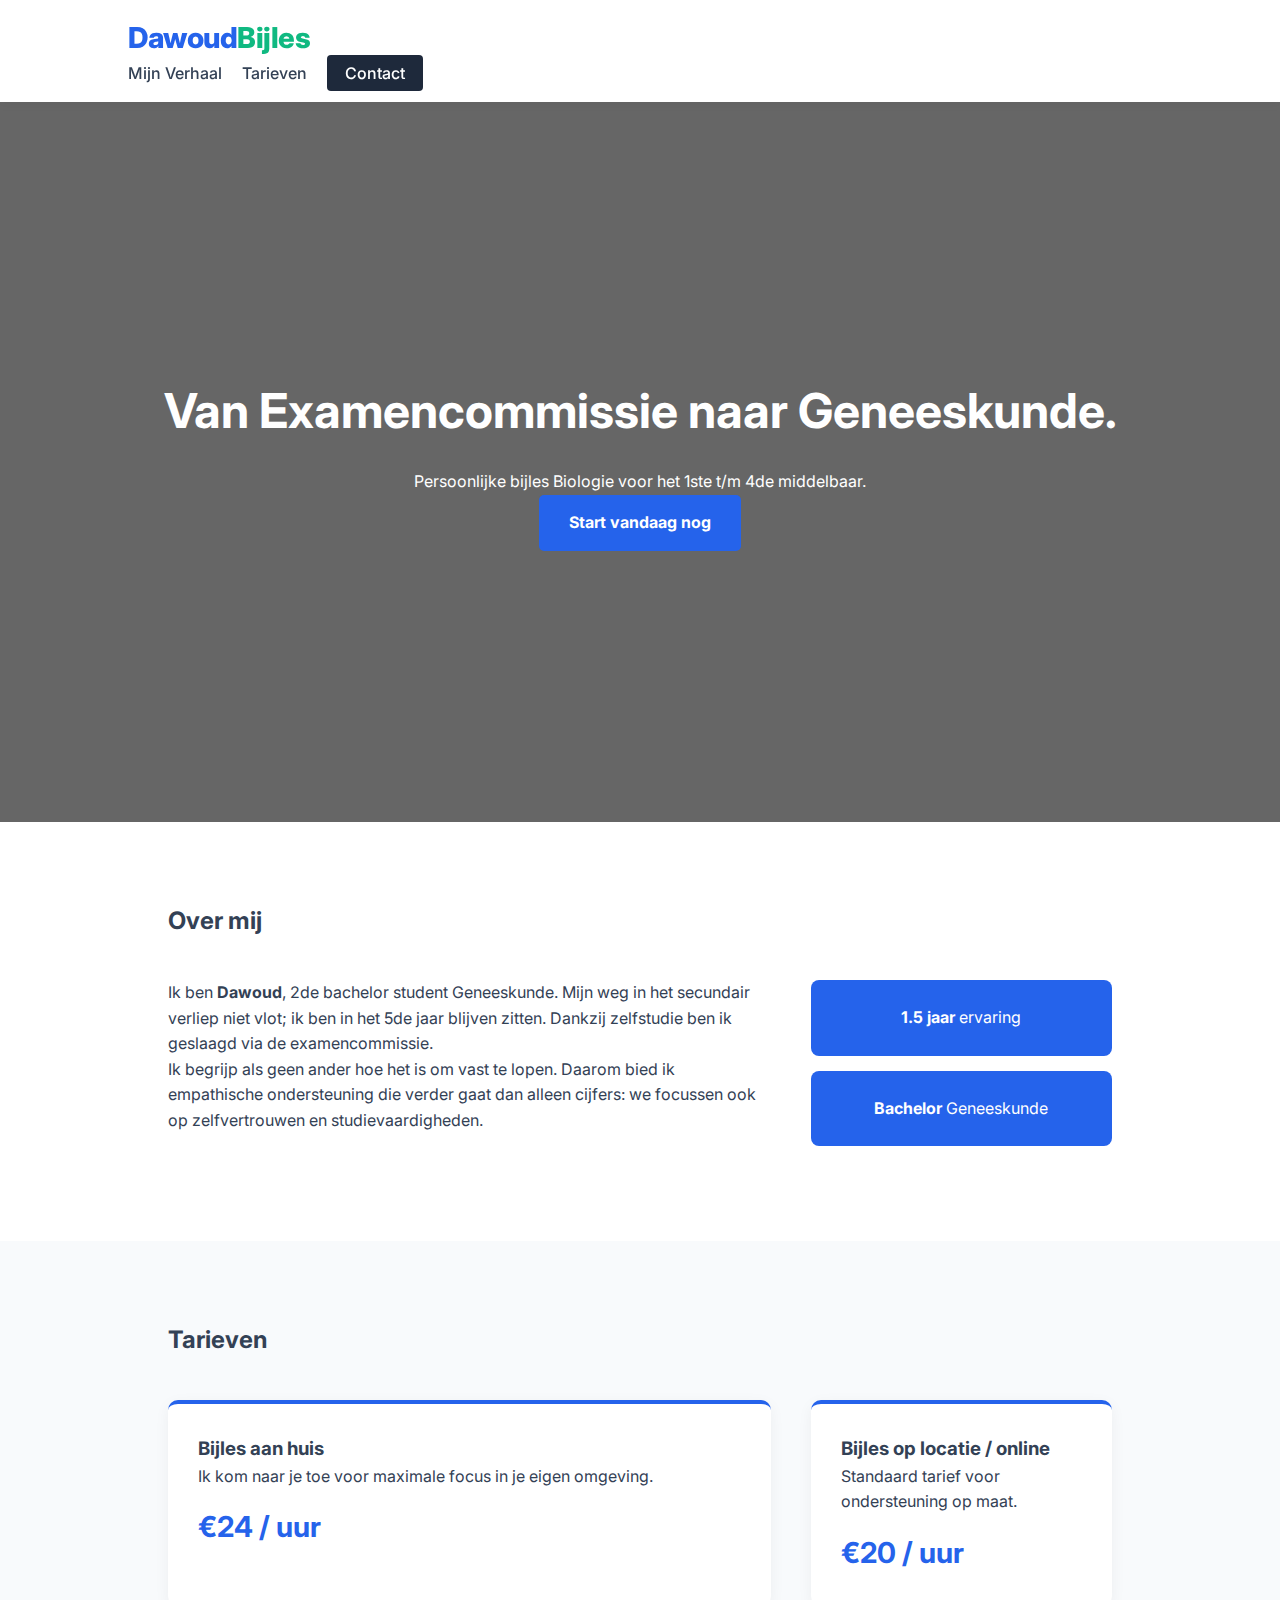
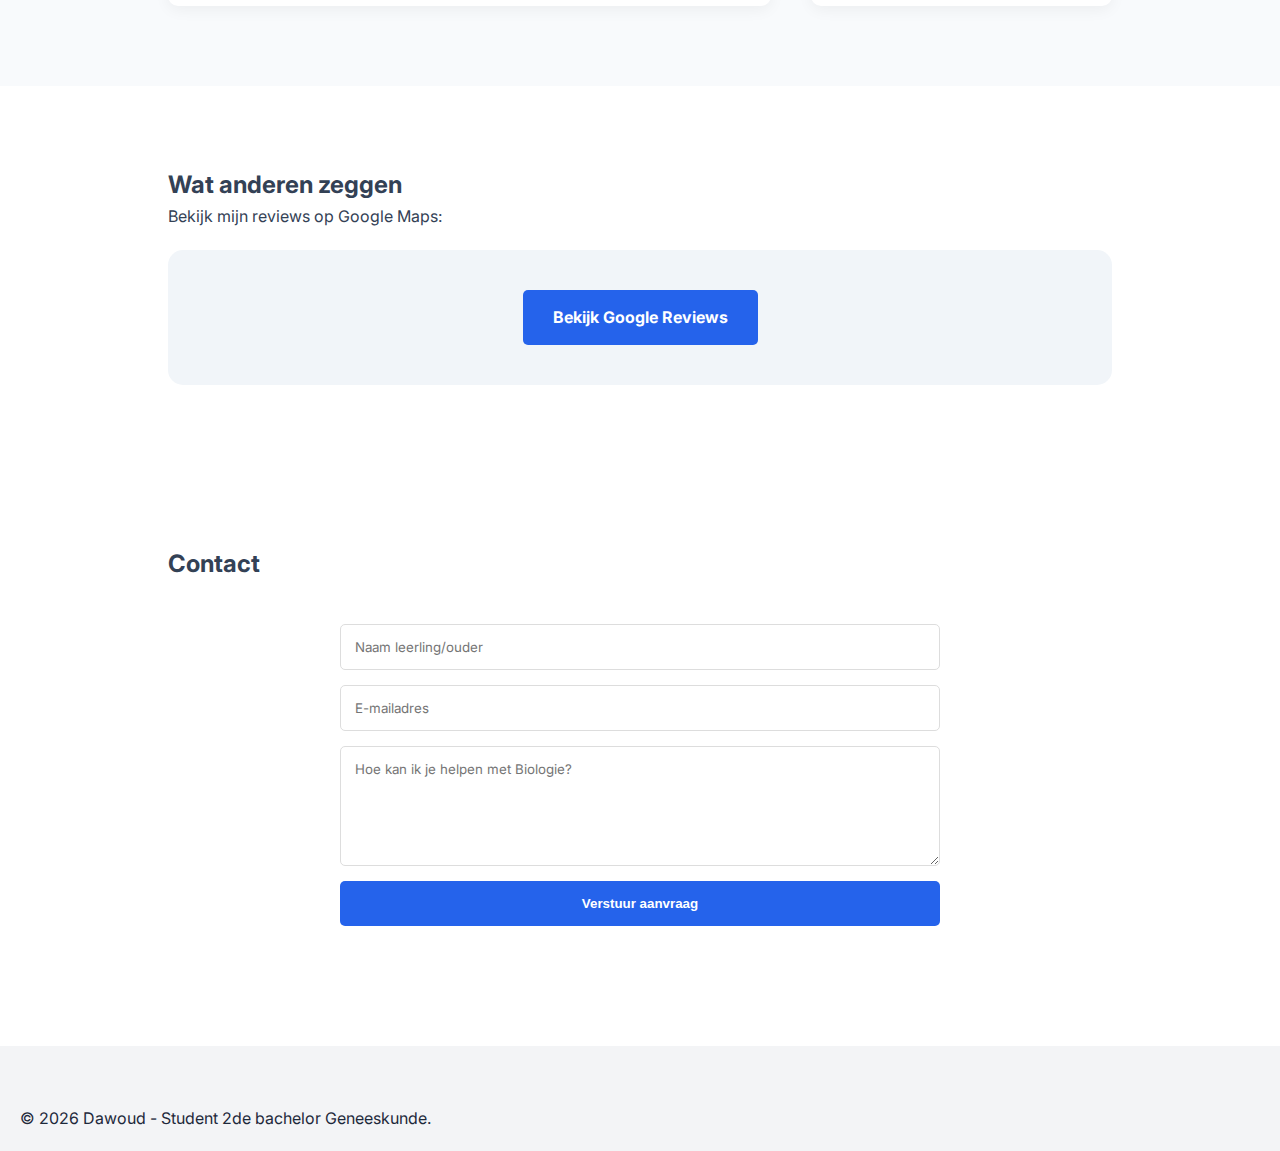
<file: Index.html>
<!DOCTYPE html>
<html lang="nl">
<head>
    <meta charset="UTF-8">
    <meta name="viewport" content="width=device-width, initial-scale=1.0">
    <title>Bijles door Dawoud | Geneeskunde Student</title>
    <link rel="stylesheet" href="style.css">
    <link href="https://fonts.googleapis.com/css2?family=Inter:wght@300;400;700&display=swap" rel="stylesheet">
</head>
<body>

    <header>
        <nav>
            <div class="logo">Dawoud<span>Bijles</span></div>
            <ul>
                <li><a href="#over">Mijn Verhaal</a></li>
                <li><a href="#tarieven">Tarieven</a></li>
                <li><a href="#contact" class="btn-small">Contact</a></li>
            </ul>
        </nav>
    </header>

    <section class="hero">
        <div class="hero-content">
            <h1>Van Examencommissie naar Geneeskunde.</h1>
            <p>Persoonlijke bijles Biologie voor het 1ste t/m 4de middelbaar.</p>
            <a href="#contact" class="btn-main">Start vandaag nog</a>
        </div>
    </section>

    <section id="over" class="container">
        <h2>Over mij</h2>
        <div class="grid">
            <div class="text">
                <p>Ik ben <strong>Dawoud</strong>, 2de bachelor student Geneeskunde. Mijn weg in het secundair verliep niet vlot; ik ben in het 5de jaar blijven zitten. Dankzij zelfstudie ben ik geslaagd via de examencommissie.</p>
                <p>Ik begrijp als geen ander hoe het is om vast te lopen. Daarom bied ik empathische ondersteuning die verder gaat dan alleen cijfers: we focussen ook op zelfvertrouwen en studievaardigheden.</p>
            </div>
            <div class="stats">
                <div class="stat-card"><strong>1.5 jaar</strong> ervaring</div>
                <div class="stat-card"><strong>Bachelor</strong> Geneeskunde</div>
            </div>
        </div>
    </section>

    <section id="tarieven" class="bg-light">
        <div class="container">
            <h2>Tarieven</h2>
            <div class="grid">
                <div class="card">
                    <h3>Bijles aan huis</h3>
                    <p>Ik kom naar je toe voor maximale focus in je eigen omgeving.</p>
                    <p class="price">€24 / uur</p>
                </div>
                <div class="card">
                    <h3>Bijles op locatie / online</h3>
                    <p>Standaard tarief voor ondersteuning op maat.</p>
                    <p class="price">€20 / uur</p>
                </div>
            </div>
        </div>
    </section>

    <section id="reviews" class="container">
        <h2>Wat anderen zeggen</h2>
        <p>Bekijk mijn reviews op Google Maps:</p>
        <div class="maps-placeholder">
            <a href="LINK_NAAR_JOUW_MAPS_PAGINA" target="_blank" class="btn-main">Bekijk Google Reviews</a>
        </div>
    </section>

    <section id="contact" class="container">
        <h2>Contact</h2>
        <form action="https://formspree.io/f/student2studenthalle@gmail.com" method="POST">
            <input type="text" name="naam" placeholder="Naam leerling/ouder" required>
            <input type="email" name="email" placeholder="E-mailadres" required>
            <textarea name="bericht" placeholder="Hoe kan ik je helpen met Biologie?"></textarea>
            <button type="submit" class="btn-main">Verstuur aanvraag</button>
        </form>
    </section>

    <footer>
        <p>&copy; 2026 Dawoud - Student 2de bachelor Geneeskunde.</p>
    </footer>

</body>
</html>
</file>
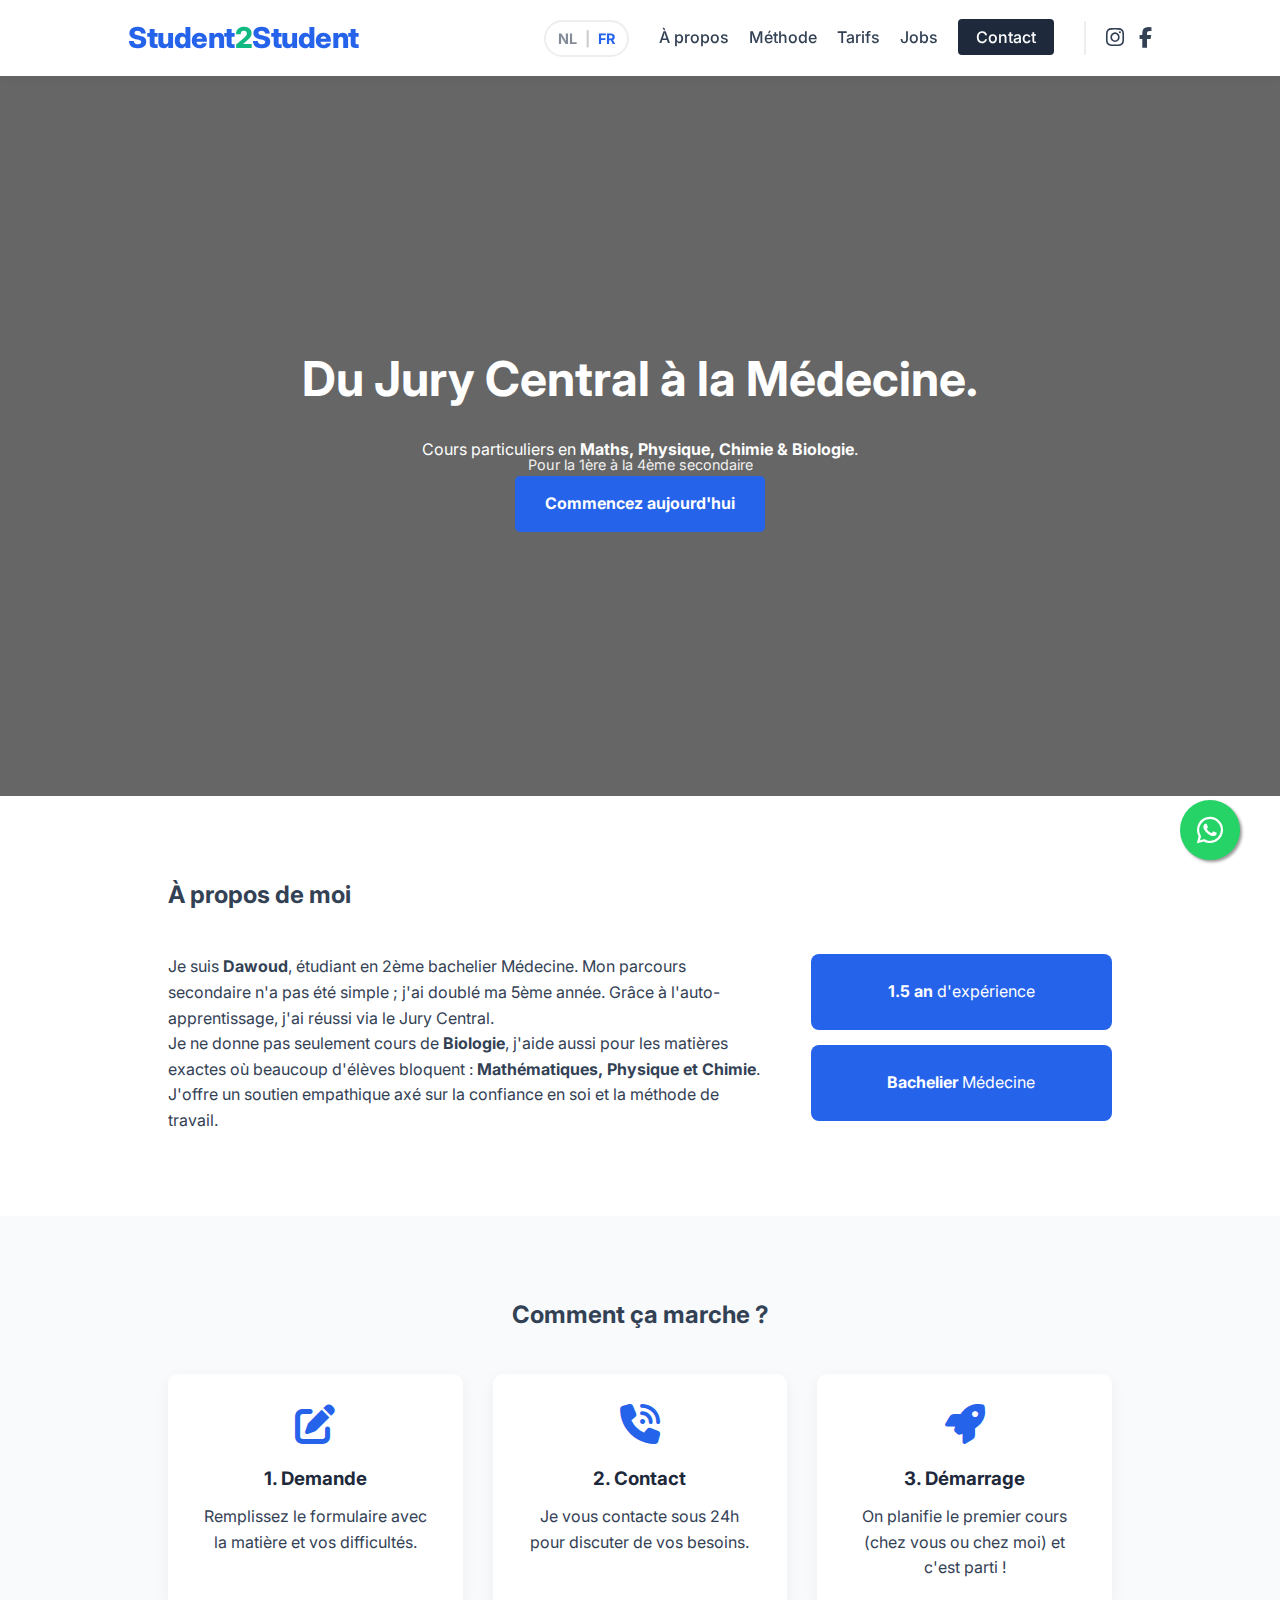
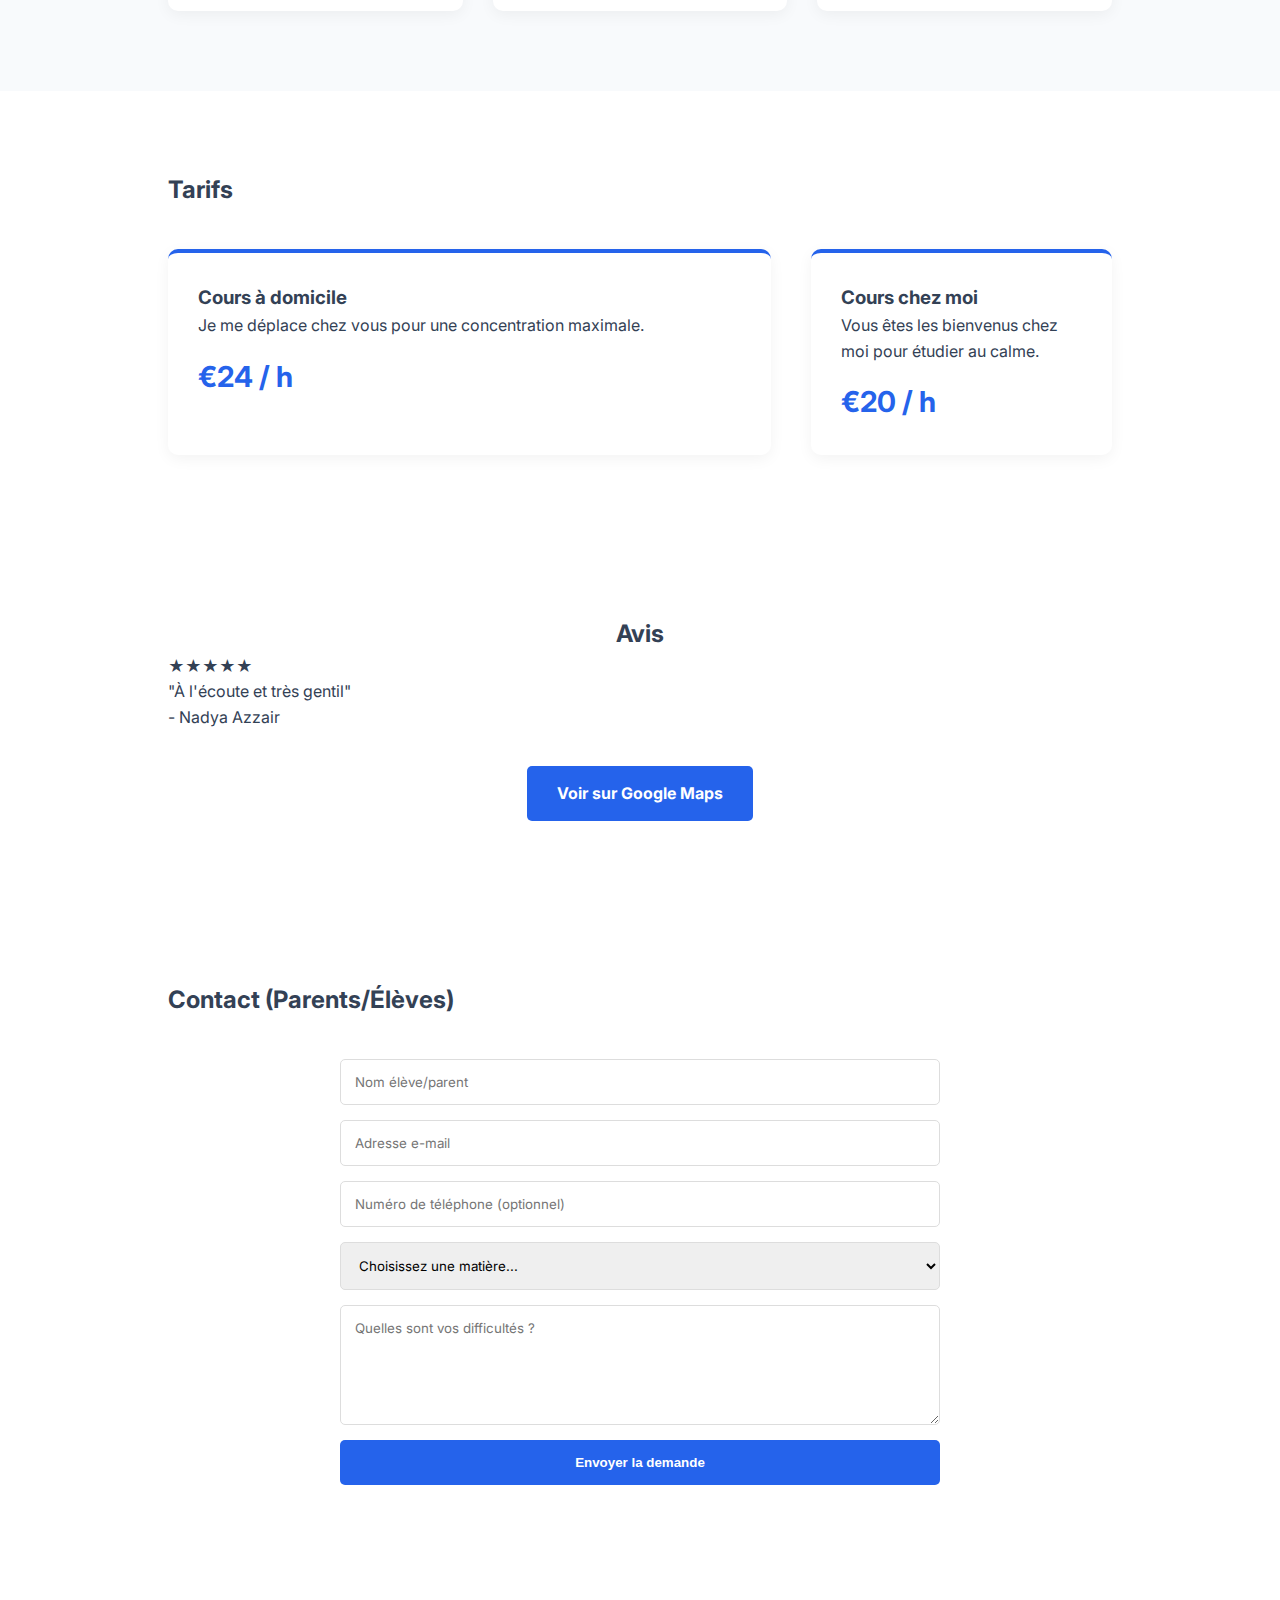
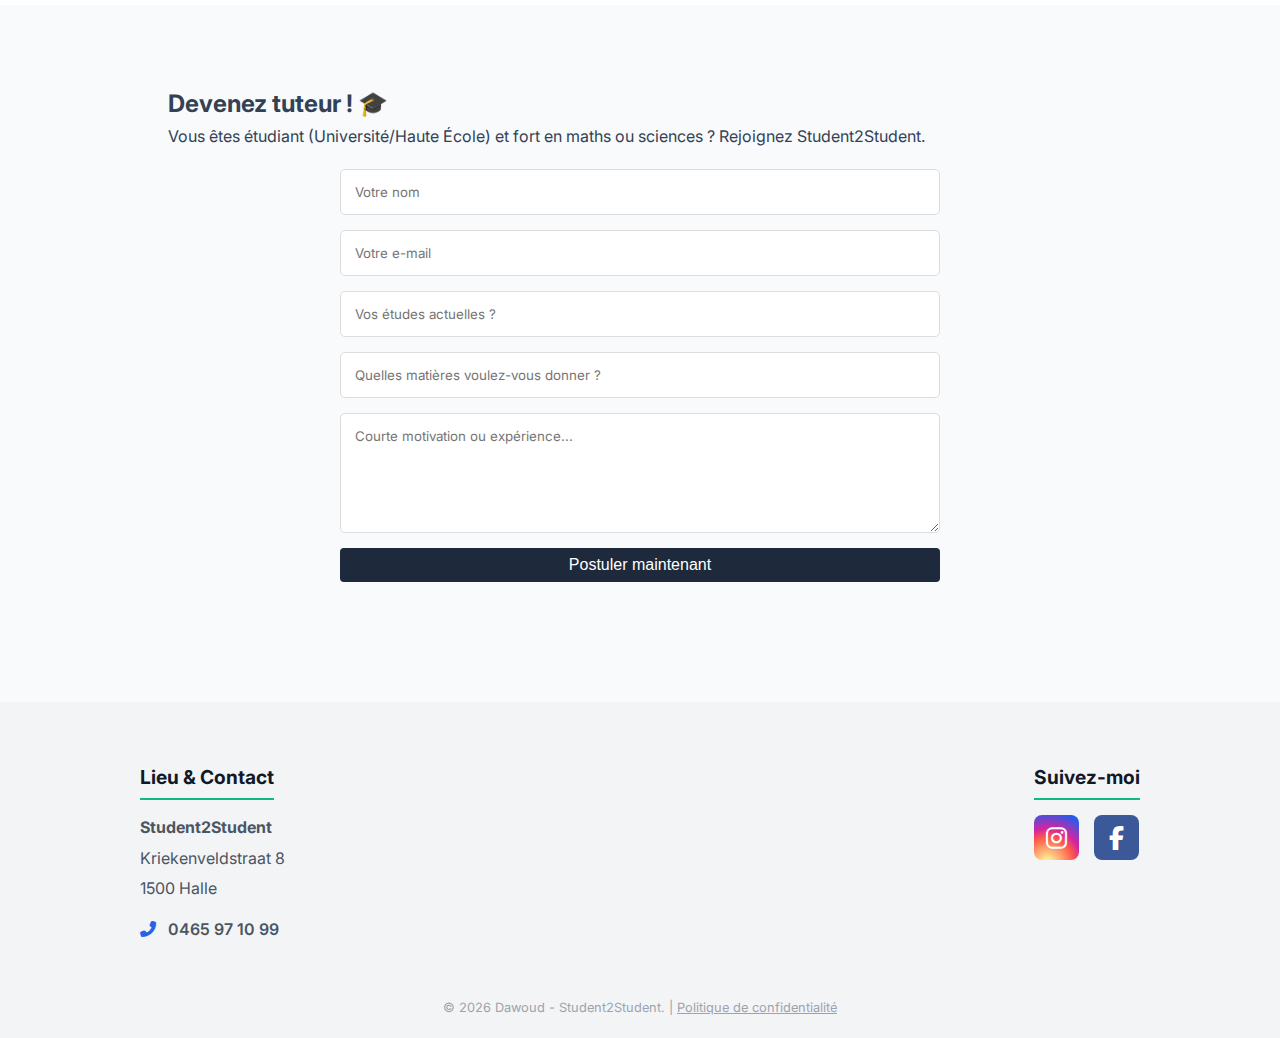
<file: fr.html>
<!DOCTYPE html>
<html lang="fr">
<head>
    <script async src="https://www.googletagmanager.com/gtag/js?id=G-TE6LKS09ZY"></script>
    <script>
      window.dataLayer = window.dataLayer || [];
      function gtag(){dataLayer.push(arguments);}
      gtag('js', new Date());

      gtag('config', 'G-TE6LKS09ZY');
    </script>

    <meta property="og:title" content="Cours Particuliers Sciences & Maths | Student2Student">
    <meta property="og:description" content="Difficultés en maths ou sciences ? Cours particuliers à Halle par étudiant en Médecine.">
    <meta property="og:image" content="https://student2studenthalle.github.io/Student2Student/favicon.png">
    <meta property="og:url" content="https://student2studenthalle.github.io/Student2Student/fr.html">
    <meta property="og:type" content="website">

    <meta charset="UTF-8">
    <meta name="viewport" content="width=device-width, initial-scale=1.0">
    <title>Cours Particuliers Sciences & Maths | Student2Student</title>
    <link rel="stylesheet" href="style.css">
    <link rel="icon" type="image/png" href="favicon.png">
    <meta name="description" content="Cours particuliers à Halle pour Maths, Physique, Chimie & Biologie. Donné par Dawoud, étudiant en Médecine.">
    <meta name="keywords" content="Cours particuliers Halle, Maths Halle, Physique, Chimie, Student2Student, Soutien scolaire Halle">
    <meta name="author" content="Dawoud - Student2Student">
    <link href="https://fonts.googleapis.com/css2?family=Inter:wght@300;400;700;800&display=swap" rel="stylesheet">
    <link rel="stylesheet" href="https://cdnjs.cloudflare.com/ajax/libs/font-awesome/6.4.0/css/all.min.css">
    
    <style>
        .steps-grid { display: grid; grid-template-columns: repeat(auto-fit, minmax(250px, 1fr)); gap: 30px; text-align: center; margin-top: 40px; }
        .step-card { background: white; padding: 30px; border-radius: 10px; box-shadow: 0 4px 15px rgba(0,0,0,0.05); }
        .step-card i { font-size: 2.5rem; color: #2563eb; margin-bottom: 20px; }
        .step-card h3 { margin-bottom: 10px; color: #1e293b; }
    </style>
</head>
<body>

    <header>
        <div class="logo">Student<span>2</span>Student</div>
        <div class="header-right">
            <div class="lang-switch">
                <a href="index.html">NL</a>
                <span>|</span>
                <a href="fr.html" class="active">FR</a>
            </div>
            <nav>
                <ul>
                    <li><a href="#over">À propos</a></li>
                    <li><a href="#werkwijze">Méthode</a></li>
                    <li><a href="#tarieven">Tarifs</a></li>
                    <li><a href="#vacatures">Jobs</a></li>
                    <li><a href="#contact" class="btn-small">Contact</a></li>
                </ul>
            </nav>
            <div class="header-socials">
                <a href="https://www.instagram.com/student2studenthalle/" target="_blank" aria-label="Instagram"><i class="fab fa-instagram"></i></a>
                <a href="https://www.facebook.com/profile.php?id=61565054590046" target="_blank" aria-label="Facebook"><i class="fab fa-facebook-f"></i></a>
            </div>
        </div>
    </header>

    <section class="hero">
        <div class="hero-content">
            <h1>Du Jury Central à la Médecine.</h1>
            <p>Cours particuliers en <strong>Maths, Physique, Chimie & Biologie</strong>.</p>
            <p style="font-size: 0.9rem; margin-top: -10px; opacity: 0.9;">Pour la 1ère à la 4ème secondaire</p>
            <a href="#contact" class="btn-main">Commencez aujourd'hui</a>
        </div>
    </section>

    <section id="over" class="container">
        <h2>À propos de moi</h2>
        <div class="grid">
            <div class="text">
                <p>Je suis <strong>Dawoud</strong>, étudiant en 2ème bachelier Médecine. Mon parcours secondaire n'a pas été simple ; j'ai doublé ma 5ème année. Grâce à l'auto-apprentissage, j'ai réussi via le Jury Central.</p>
                <p>Je ne donne pas seulement cours de <strong>Biologie</strong>, j'aide aussi pour les matières exactes où beaucoup d'élèves bloquent : <strong>Mathématiques, Physique et Chimie</strong>. J'offre un soutien empathique axé sur la confiance en soi et la méthode de travail.</p>
            </div>
            <div class="stats">
                <div class="stat-card"><strong>1.5 an</strong> d'expérience</div>
                <div class="stat-card"><strong>Bachelier</strong> Médecine</div>
            </div>
        </div>
    </section>

    <section id="werkwijze" class="bg-light">
        <div class="container">
            <h2 style="text-align: center;">Comment ça marche ?</h2>
            <div class="steps-grid">
                <div class="step-card">
                    <i class="fas fa-pen-to-square"></i>
                    <h3>1. Demande</h3>
                    <p>Remplissez le formulaire avec la matière et vos difficultés.</p>
                </div>
                <div class="step-card">
                    <i class="fas fa-phone-volume"></i>
                    <h3>2. Contact</h3>
                    <p>Je vous contacte sous 24h pour discuter de vos besoins.</p>
                </div>
                <div class="step-card">
                    <i class="fas fa-rocket"></i>
                    <h3>3. Démarrage</h3>
                    <p>On planifie le premier cours (chez vous ou chez moi) et c'est parti !</p>
                </div>
            </div>
        </div>
    </section>

    <section id="tarieven" class="container">
        <h2>Tarifs</h2>
        <div class="grid">
            <div class="card">
                <h3>Cours à domicile</h3>
                <p>Je me déplace chez vous pour une concentration maximale.</p>
                <p class="price">€24 / h</p>
            </div>
            <div class="card">
                <h3>Cours chez moi</h3>
                <p>Vous êtes les bienvenus chez moi pour étudier au calme.</p>
                <p class="price">€20 / h</p>
            </div>
        </div>
    </section>

    <section id="reviews" class="container">
        <h2 style="text-align: center;">Avis</h2>
        <div class="reviews-grid">
            
            <div class="review-card">
                <div class="stars">★★★★★</div>
                <p class="review-text">"À l'écoute et très gentil"</p>
                <p class="review-author">- Nadya Azzair</p>
            </div>

            </div>
        
        <div style="text-align: center; margin-top: 35px;">
            <a href="https://www.google.com/search?q=Student2Student+Halle" target="_blank" class="btn-main">Voir sur Google Maps</a>
        </div>
    </section>

    <section id="contact" class="container">
        <h2>Contact (Parents/Élèves)</h2>
        <form action="https://formspree.io/f/mvzabzqg" method="POST">
            <input type="hidden" name="_subject" value="Nouvelle Demande de Cours (Client)">
            <input type="text" name="naam" placeholder="Nom élève/parent" required>
            <input type="email" name="email" placeholder="Adresse e-mail" required>
            <input type="tel" name="telefoon" placeholder="Numéro de téléphone (optionnel)">
            <select name="vak">
                <option value="" disabled selected>Choisissez une matière...</option>
                <option value="Mathématiques">Mathématiques</option>
                <option value="Physique">Physique</option>
                <option value="Chimie">Chimie</option>
                <option value="Biologie">Biologie</option>
                <option value="Autre">Autre / Combinaison</option>
            </select>
            <textarea name="message" placeholder="Quelles sont vos difficultés ?"></textarea>
            <button type="submit" class="btn-main">Envoyer la demande</button>
        </form>
    </section>

    <section id="vacatures" class="bg-light">
        <div class="container">
            <h2>Devenez tuteur ! 🎓</h2>
            <p>Vous êtes étudiant (Université/Haute École) et fort en maths ou sciences ? Rejoignez Student2Student.</p>
            <form action="https://formspree.io/f/mvzabzqg" method="POST" style="margin-top: 20px;">
                <input type="hidden" name="_subject" value="Nouvelle Candidature (Tuteur)">
                <input type="text" name="naam_sollicitant" placeholder="Votre nom" required>
                <input type="email" name="email_sollicitant" placeholder="Votre e-mail" required>
                <input type="text" name="studierichting" placeholder="Vos études actuelles ?" required>
                <input type="text" name="vakken_geven" placeholder="Quelles matières voulez-vous donner ?" required>
                <textarea name="motivatie" placeholder="Courte motivation ou expérience..."></textarea>
                <button type="submit" class="btn-small" style="background-color: #1e293b; border: none; font-size: 1rem; cursor: pointer;">Postuler maintenant</button>
            </form>
        </div>
    </section>

    <footer>
        <div class="footer-container">
            <div class="footer-section">
                <h3>Lieu & Contact</h3>
                <p><strong>Student2Student</strong></p>
                <p><a href="https://www.google.com/maps/place/Student2student/@50.721394,4.2038978,96m/data=!3m1!1e3!4m6!3m5!1s0x47c3c9c3bff172b7:0xa3e403baeafc8614!8m2!3d50.7216977!4d4.2040408!16s%2Fg%2F11w8py5zyr?entry=ttu&g_ep=EgoyMDI2MDEyMS4wIKXMDSoASAFQAw%3D%3D" target="_blank" style="color: inherit; text-decoration: none;">Kriekenveldstraat 8</a></p>
                <p>1500 Halle</p>
                <p style="margin-top: 15px;">
                    <a href="tel:+32465971099" style="color: inherit; text-decoration: none; font-weight: 600;">
                        <i class="fas fa-phone-alt" style="margin-right: 8px; color: #2563eb;"></i>
                        0465 97 10 99
                    </a>
                </p>
            </div>
            <div class="footer-section">
                <h3>Suivez-moi</h3>
                <div class="social-icons">
                    <a href="https://www.instagram.com/student2studenthalle/" target="_blank" class="icon instagram"><i class="fab fa-instagram"></i></a>
                    <a href="https://www.facebook.com/profile.php?id=61565054590046" target="_blank" class="icon facebook"><i class="fab fa-facebook-f"></i></a>
                </div>
            </div>
        </div>
        <div class="copyright">
            <p>© 2026 Dawoud - Student2Student. | <a href="privacy.html" style="color: inherit;">Politique de confidentialité</a></p>
        </div>
    </footer>

    <a href="https://wa.me/32465971099" class="whatsapp-float" target="_blank">
        <i class="fab fa-whatsapp"></i>
    </a>

</body>
</html>
</file>
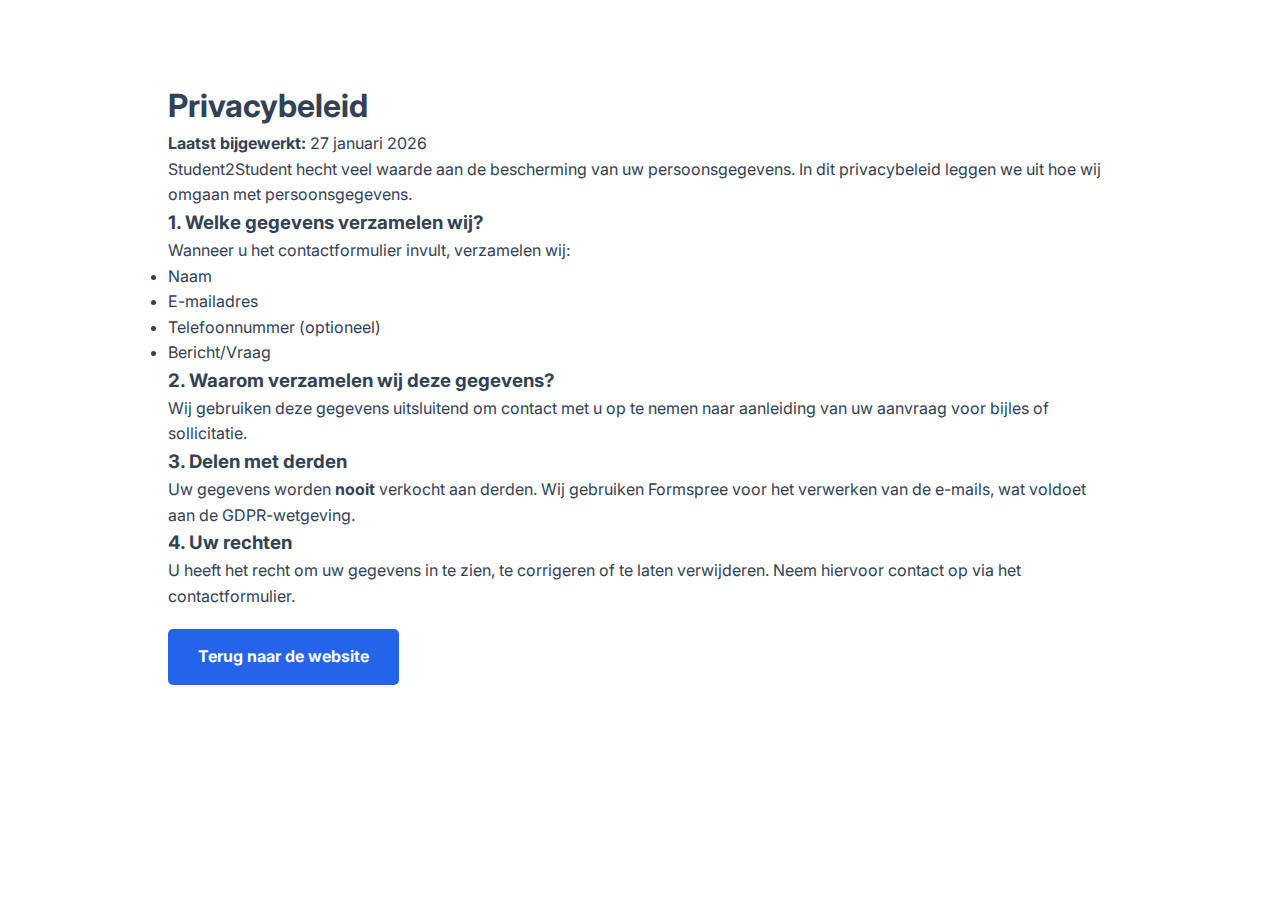
<file: privacy.html>
<!DOCTYPE html>
<html lang="nl">
<head>
    <meta charset="UTF-8">
    <meta name="viewport" content="width=device-width, initial-scale=1.0">
    <title>Privacybeleid | Student2Student</title>
    <link rel="stylesheet" href="style.css">
    <link rel="icon" type="image/png" href="favicon.png">
    <link href="https://fonts.googleapis.com/css2?family=Inter:wght@300;400;700&display=swap" rel="stylesheet">
</head>
<body>
    <div class="container">
        <h1>Privacybeleid</h1>
        <p><strong>Laatst bijgewerkt:</strong> 27 januari 2026</p>
        
        <p>Student2Student hecht veel waarde aan de bescherming van uw persoonsgegevens. In dit privacybeleid leggen we uit hoe wij omgaan met persoonsgegevens.</p>

        <h3>1. Welke gegevens verzamelen wij?</h3>
        <p>Wanneer u het contactformulier invult, verzamelen wij:</p>
        <ul>
            <li>Naam</li>
            <li>E-mailadres</li>
            <li>Telefoonnummer (optioneel)</li>
            <li>Bericht/Vraag</li>
        </ul>

        <h3>2. Waarom verzamelen wij deze gegevens?</h3>
        <p>Wij gebruiken deze gegevens uitsluitend om contact met u op te nemen naar aanleiding van uw aanvraag voor bijles of sollicitatie.</p>

        <h3>3. Delen met derden</h3>
        <p>Uw gegevens worden <strong>nooit</strong> verkocht aan derden. Wij gebruiken Formspree voor het verwerken van de e-mails, wat voldoet aan de GDPR-wetgeving.</p>

        <h3>4. Uw rechten</h3>
        <p>U heeft het recht om uw gegevens in te zien, te corrigeren of te laten verwijderen. Neem hiervoor contact op via het contactformulier.</p>

        <a href="index.html" class="btn-main" style="margin-top: 20px;">Terug naar de website</a>
    </div>
</body>
</html>
</file>
<file: style.css>
:root {
    --primary: #2563eb;    /* Blauw */
    --secondary: #10b981;  /* Groen */
    --dark: #1e293b;
    --light: #f8fafc;
    --text: #334155;
    --white: #ffffff;
}

* { margin: 0; padding: 0; box-sizing: border-box; }

body { 
    font-family: 'Inter', sans-serif; 
    color: var(--text); 
    line-height: 1.6; 
    scroll-behavior: smooth; 
}

.container { padding: 80px 10%; max-width: 1200px; margin: auto; }
.bg-light { background: var(--light); }

/* --- HEADER --- */
header { 
    padding: 15px 10%; 
    display: flex; 
    justify-content: space-between; 
    align-items: center; 
    position: sticky; 
    top: 0; 
    background: white; 
    z-index: 1000; 
    box-shadow: 0 2px 10px rgba(0,0,0,0.05); 
}

.logo { 
    font-size: 1.8rem; 
    font-weight: 800; 
    color: var(--primary); 
    letter-spacing: -0.5px;
}
.logo span { color: var(--secondary); }

.header-right {
    display: flex;
    align-items: center;
    gap: 30px;
}

/* Taal Wisselaar */
.lang-switch {
    display: flex;
    align-items: center;
    gap: 8px;
    font-weight: 700;
    font-size: 0.9rem;
    border: 2px solid #eee;
    padding: 5px 12px;
    border-radius: 20px;
}

.lang-switch a {
    text-decoration: none;
    color: var(--text);
    opacity: 0.6;
    transition: 0.3s;
}
.lang-switch a:hover { opacity: 1; color: var(--primary); }
.lang-switch a.active { opacity: 1; color: var(--primary); }
.lang-switch span { color: #ccc; }

nav ul { display: flex; list-style: none; gap: 20px; align-items: center; }
nav a { text-decoration: none; color: var(--text); font-weight: 500; }
nav a:hover { color: var(--primary); }

.header-socials {
    display: flex;
    gap: 15px;
    padding-left: 20px;
    border-left: 2px solid #eee;
}
.header-socials a {
    color: var(--text);
    font-size: 1.3rem;
    transition: color 0.3s, transform 0.2s;
}
.header-socials a:hover { color: var(--primary); transform: translateY(-2px); }

/* --- HERO --- */
.hero { 
    height: 80vh; 
    display: flex; 
    align-items: center; 
    justify-content: center; 
    text-align: center; 
    background: linear-gradient(rgba(0,0,0,0.6), rgba(0,0,0,0.6)), 
                url('https://images.unsplash.com/photo-1522202176988-66273c2fd55f?q=80&w=1471&auto=format&fit=crop') center/cover; 
    color: white; 
    padding: 0 20px;
}
.hero h1 { font-size: 3rem; margin-bottom: 20px; }

/* --- KNOPPEN --- */
.btn-main { 
    background: var(--primary); 
    color: white; 
    padding: 15px 30px; 
    text-decoration: none; 
    border-radius: 5px; 
    font-weight: bold; 
    display: inline-block; 
    border: none;
    cursor: pointer;
}

.btn-small { 
    background: var(--dark); 
    color: white; 
    padding: 8px 18px; 
    border-radius: 4px; 
    text-decoration: none; 
}

/* --- WHATSAPP KNOP (NIEUW) --- */
.whatsapp-float {
    position: fixed;
    width: 60px;
    height: 60px;
    bottom: 40px;
    right: 40px;
    background-color: #25d366;
    color: #FFF;
    border-radius: 50px;
    text-align: center;
    font-size: 30px;
    box-shadow: 2px 2px 3px #999;
    z-index: 100;
    display: flex;
    align-items: center;
    justify-content: center;
    transition: transform 0.3s;
    text-decoration: none;
}

.whatsapp-float:hover {
    background-color: #20ba5a;
    transform: scale(1.1);
}

/* --- GRID & CARDS --- */
.grid { display: grid; gap: 40px; margin-top: 40px; grid-template-columns: 2fr 1fr; }
.card { 
    background: white; 
    padding: 30px; 
    border-radius: 10px; 
    box-shadow: 0 4px 15px rgba(0,0,0,0.05); 
    border-top: 4px solid var(--primary);
}
.stat-card { 
    background: var(--primary); 
    color: white; 
    padding: 25px; 
    margin-bottom: 15px; 
    border-radius: 8px; 
    text-align: center; 
}

.price { 
    font-size: 1.8rem; 
    font-weight: bold; 
    color: var(--primary); 
    margin-top: 15px; 
    display: block;
}
.maps-placeholder { 
    text-align: center; 
    padding: 40px; 
    background: #f1f5f9; 
    border-radius: 15px; 
    margin-top: 20px; 
}

/* --- FORMULIER --- */
form { display: flex; flex-direction: column; gap: 15px; max-width: 600px; margin: 40px auto; }
input, textarea, select { padding: 14px; border: 1px solid #ddd; border-radius: 5px; font-family: inherit; }
textarea { height: 120px; resize: vertical; }

/* --- FOOTER --- */
footer { 
    background: #f3f4f6; 
    color: var(--dark); 
    padding: 60px 20px 20px;
}

.footer-container {
    max-width: 1000px;
    margin: 0 auto;
    display: flex;
    justify-content: space-between;
    flex-wrap: wrap;
    gap: 40px;
}

.footer-section h3 {
    color: #111827;
    margin-bottom: 15px;
    font-size: 1.2rem;
    border-bottom: 2px solid var(--secondary);
    display: inline-block;
    padding-bottom: 5px;
}
.footer-section p { color: #4b5563; margin-bottom: 5px; }

.social-icons { display: flex; gap: 15px; }
.icon {
    display: flex; align-items: center; justify-content: center;
    width: 45px; height: 45px;
    border-radius: 8px; color: white;
    font-size: 1.5rem; text-decoration: none;
    transition: transform 0.2s;
}
.icon:hover { transform: translateY(-3px); }
.instagram { background: radial-gradient(circle at 30% 107%, #fdf497 0%, #fdf497 5%, #fd5949 45%, #d6249f 60%, #285AEB 90%); }
.facebook { background: #3b5998; }

.copyright {
    text-align: center; margin-top: 50px;
    font-size: 0.8rem; color: #9ca3af;
}

/* --- MOBIEL --- */
@media (max-width: 768px) {
    .grid { grid-template-columns: 1fr; }
    .hero h1 { font-size: 2.2rem; }
    
    header { flex-direction: column; gap: 20px; padding: 20px; }
    .header-right { flex-direction: column; gap: 20px; }
    .header-socials { border-left: none; padding-left: 0; }
    .lang-switch { margin-bottom: 10px; }

    .footer-container { flex-direction: column; text-align: center; }
    .social-icons { justify-content: center; }
    
    /* WhatsApp knop iets kleiner op mobiel */
    .whatsapp-float { width: 50px; height: 50px; font-size: 25px; bottom: 20px; right: 20px; }
}
/* =========================================
   MOBIELE VERSIE (Responsive Fix)
   ========================================= */
@media (max-width: 900px) {
    
    /* 1. Header wordt hoger en stapelt alles onder elkaar */
    header {
        flex-direction: column;
        height: auto;
        padding: 20px 15px;
        position: relative; /* Zorgt dat hij niet vreemd gaat zweven */
    }

    /* 2. Logo in het midden */
    .logo {
        margin-bottom: 15px;
        font-size: 1.8rem;
    }

    /* 3. Rechterkant (Menu + Socials) ook stapelen */
    .header-right {
        flex-direction: column;
        gap: 15px;
        width: 100%;
    }

    /* 4. Het menu zelf: knoppen onder elkaar of mooi verdeeld */
    nav ul {
        display: flex;
        flex-wrap: wrap; /* Laat knoppen naar de volgende regel gaan als het niet past */
        justify-content: center;
        gap: 10px;
        padding: 0;
    }

    nav ul li {
        margin: 5px;
    }

    /* 5. Knoppen iets groter maken voor vingers */
    nav ul li a {
        padding: 10px 15px;
        background-color: #f1f5f9; /* Lichtgrijze achtergrond voor duidelijkheid */
        border-radius: 8px;
        display: block; /* Zorgt dat het hele vlak klikbaar is */
    }

    /* De blauwe contact knop mag blauw blijven */
    nav ul li a.btn-small {
        background-color: #2563eb;
        color: white;
    }

    /* 6. Taalwissel en Socials centreren */
    .lang-switch, .header-socials {
        justify-content: center;
        margin-top: 5px;
    }
    
    /* Extra: Hero tekst op mobiel iets kleiner zodat het past */
    .hero-content h1 {
        font-size: 2.5rem;
    }
}
</file>
